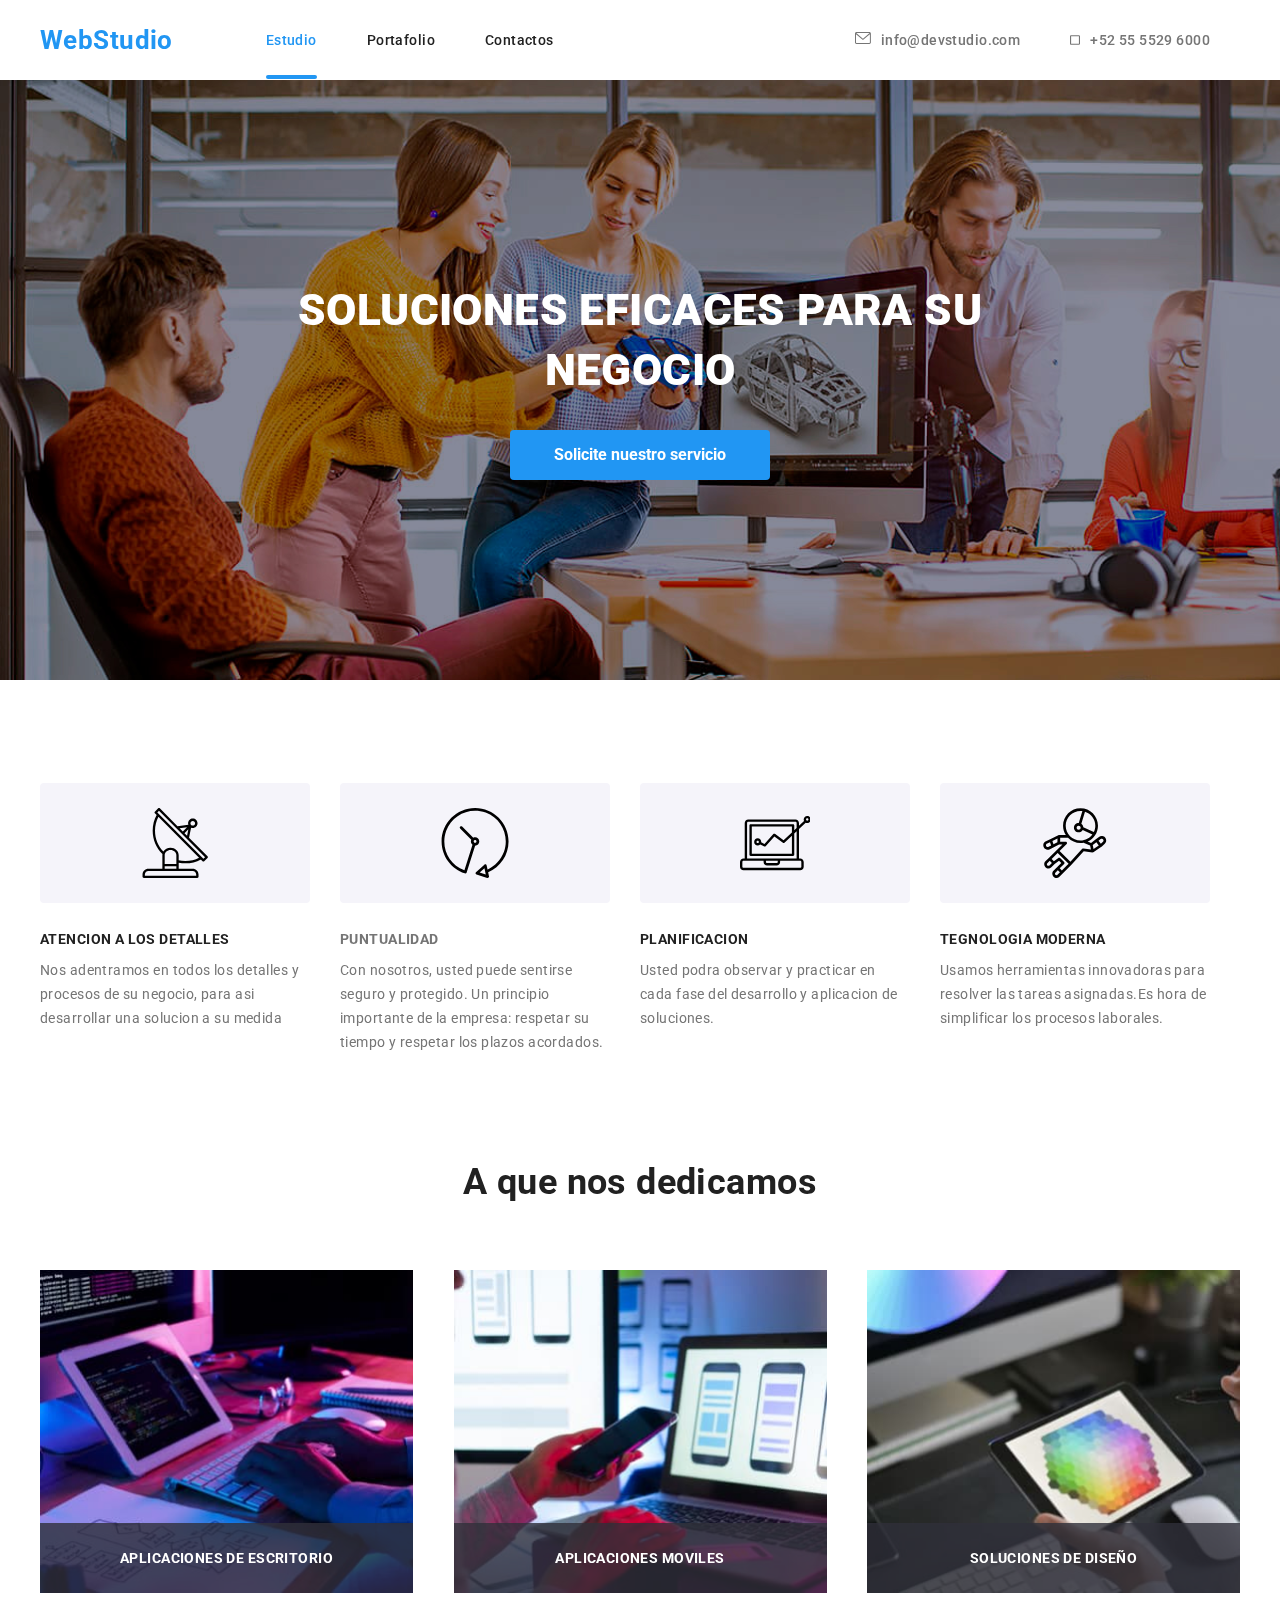
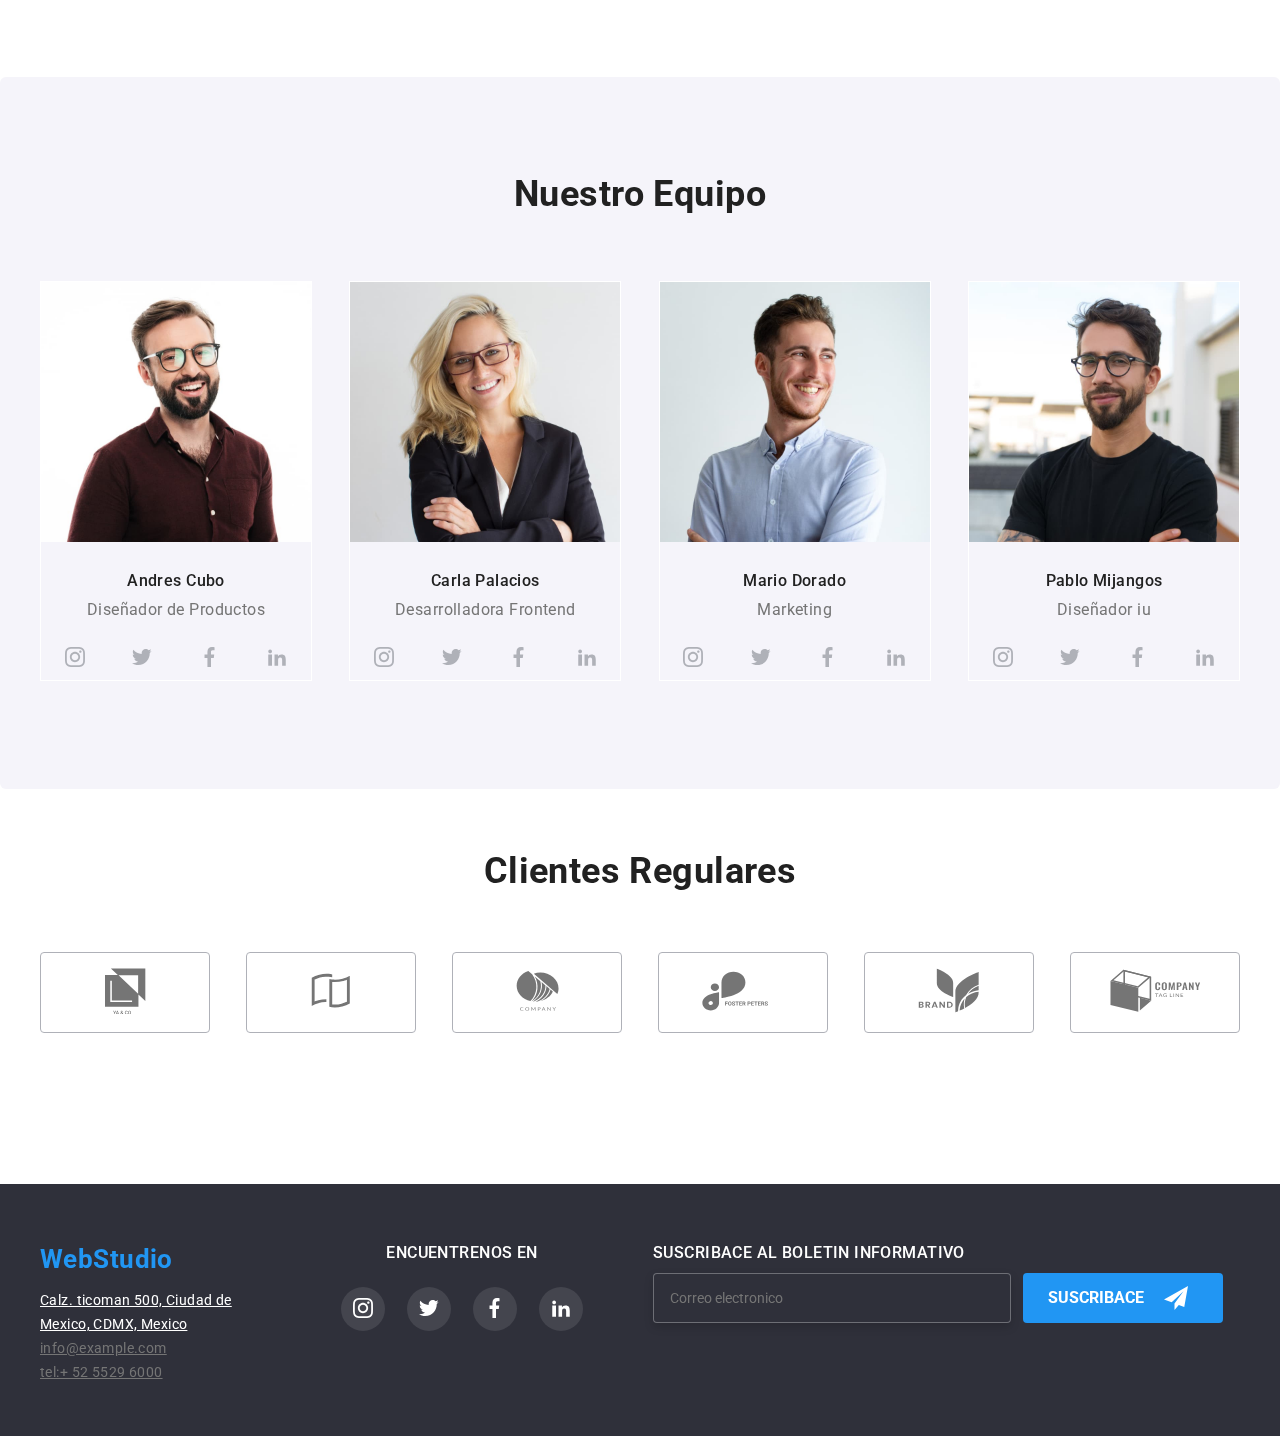
<file: index.html>
<!DOCTYPE html>
<html lang="en">
  <head>
    <meta charset="UTF-8" />
    <meta http-equiv="X-UA-Compatible" content="IE=edge" />
    <meta name="viewport" content="width=device-width, initial-scale=1.0" />
    <title>WebStudio</title>
    <link rel="preconnect" href="https://fonts.googleapis.com" />
    <link rel="preconnect" href="https://fonts.gstatic.com" crossorigin />
    <link
      href="https://fonts.googleapis.com/css2?family=Kenia&family=Raleway:wght@700&family=Roboto:wght@400;500;700;900&family=Rubik+Gemstones&display=swap"
      rel="stylesheet"
    />
    <link
      rel="stylesheet"
      href="https://cdnjs.cloudflare.com/ajax/libs/modern-normalize/1.0.0/modern-normalize.min.css"
    />
    <link rel="stylesheet" href="./css/styles.css" />
  </head>
  <body>
    <div class="container">
    <header class="header-flex">
        <nav class="flex-nav">
          <a class="logo" href="index.html">WebStudio</a>
          <ul class="nav-header ">
            <li class="li-after">
              <a class="header-nav a-nav " href="index.html">Estudio</a>
              <div class="div-after"></div>
            </li>
            <li>
              <a class="header-nav" href="portfolio.html">Portafolio</a>
            </li>
            <li><a class="header-nav" href="#">Contactos</a></li>
          </ul>
        </nav>
        <ul class="ul-information">
          <li><a class="information" href="mailito:info@devstudio.com"><svg class="information-svg" width="16" height="12"><use href="./img/icoms.svg#icon-sobre"></use></svg >info@devstudio.com</a>
          </li>
          <li>
            <a class="information" href="tel:+525555296000"><svg class="information-svg" width="10" height="16"><use href="./img/icoms.svg#icon-Vector"></use></svg>+52 55 5529 6000</a>
          </li>
        </ul>
    </header>
    </div>
    <main>
      
        <section class="section-h3  svg-section ">
          <div class="container-main">
          <h1 class="solution">
            SOLUCIONES EFICACES PARA SU NEGOCIO
          </h1>
            <button  class="button-servicio" data-modal-open>Solicite nuestro servicio</button>
          </div>
          <div class="backdrop  is-hidden backdrop-padding" data-modal>
            <div class="modal modal-margin">
              <button type="button" class="modal-close" data-modal-close=""><svg width="11" height="11"><use href="./img/icoms.svg#icon-close"></use></svg></button>
              <form class="form-padding" autocomplete="on">
                <p class="form-p form-p-padding">Deje sus datos, nos contactaremos con usted</p>
                <div class="form-field">
                <label for="name">Nombre</label>
                  <input type="text" name="name" id="name" required class="modal-imput from-input-font from-input-margin-padding">
                  <svg width="18px" height="18px" class="svg-form"><use href="./img/icoms.svg#icon-nombre" ></use></svg>
                  </div>
                  <div class="form-field">
                  <label for="tel">Telefono</label>
                  <input type="tel" name="tel" id="tel" class="modal-imput from-input-font from-input-margin-padding">
                  <svg width="18px" height="18px" class="svg-form"><use href="./img/icoms.svg#icon-telefono" ></use></svg>
                  </div>
                  <div class="form-field">
                  <label for="email">Email</label>
                  <input type="email" name="email" id="email" class="modal-imput from-input-font from-input-margin-padding">
                  <svg width="18px" height="18px" class="svg-form"><use href="./img/icoms.svg#icon-email" ></use></svg>
                  </div>
                  <div class="form-field">
                  <label for="comment">Comentarios</label>
                  <textarea name="comment" id="comment" rows="6" placeholder="Introdusca el texto" class="modal-textarea textarea-padding-margin">
                  </textarea>
                  </div>
                  <div class="form-field-checkbox">
                <label class="label-checkbox">
                  <input type="checkbox"  class="form-input-field">
                  <svg class="checkbox-svg" width="16" height="15"><use href="./img/icoms.svg#icon-Vector"></use></svg>
                  <span class="form-field-span"> Estoy de acuerdo con el voletin informativo y acepto los terminos y condiciones</span>
                </label>
                  </div>
                  <div class="div-form-button">
                  <button  class="button-form" data-modal-open>Enviar</button>
                  </div>
              </form>
            </div>
          </div>
        </section>
        <div class="container">
        <section>
          <div class="svg-section">
            <ul class="ul-svg">
            <li class="li-svg"><svg class="svg-tecno" ><use href="./img/icoms.svg#icon-antena"></use></svg></li>
            <li class="li-svg"><svg class="svg-tecno"><use href="./img/icoms.svg#icon-reloj"></use></svg></li>
            <li class="li-svg"><svg class="svg-tecno"><use href="./img/icoms.svg#icon-pc"></use></svg></li>
            <li class="li-svg"><svg class="svg-tecno"><use href="./img/icoms.svg#icon-astronauta"></use></svg></li>
            </ul>
          </div>
          <ul class="ul-flex">
            <li class="li-service">
              <h3>ATENCION A LOS DETALLES</h3>
              <p class="main-p">
                Nos adentramos en todos los detalles y procesos de su negocio,
                para asi desarrollar una solucion a su medida
              </p>
            </li>
            <li class="li-service">
              <h3 class="main-h3">PUNTUALIDAD</h3>
              <p class="main-p">
                Con nosotros, usted puede sentirse seguro y protegido. Un
                principio importante de la empresa: respetar su tiempo y
                respetar los plazos acordados.
              </p>
            </li>
            <li class="li-service">
              <h3>PLANIFICACION</h3>
              <p class="main-p">
                Usted podra observar y practicar en cada fase del desarrollo y
                aplicacion de soluciones.
              </p>
            </li>
            <li class="li-service">
              <h3>TEGNOLOGIA MODERNA</h3>
              <p class="main-p">
                Usamos herramientas innovadoras para resolver las tareas
                asignadas.Es hora de simplificar los procesos laborales.
              </p>
            </li>
          </ul>
        </section>
        </div>
        <section class="section-width">
        <div class="padding-section container">
          <h2 class="section-h2">A que nos dedicamos</h2>
          <ul class="ul-main">
            <li li-main>
              <img
                src="./img/esctiorio.jpg"
                width="373"
                alt="person typing on a keyboard"
              />
              <div class="div-main">
                <p class="p-img">
                  APLICACIONES DE ESCRITORIO
                </p>
              </div>
            </li>
            <li>
              <img
                src="./img/celular.jpg"
                width="373"
                alt="person checking the semantics of a cell phone"
              />
              <div class="div-main">
                <p class="p-img">
                  APLICACIONES MOVILES
                </p>
              </div>
            </li>
            <li>
              <img
                src="./img/tablet.jpg"
                width="373"
                alt="person editing on a tablet"
              />
              <div class="div-main">
                <p class="p-img">
                  SOLUCIONES DE DISEÑO
                </p>
              </div>
            </li>
          </ul>
          </div>
        </section>
        </div>
        <section class="section-width padding-section section-backgraund">
          <div class="container">
          <h2 class="section-h2">Nuestro Equipo</h2>
          <ul class="ul-main padding-ul-main">
            <li class="li-equipment">
              <img
                src="./img/hombre1.jpg"
                width="270"
                alt="Man in brown shirt"
              />
              <h3 class="name-h3">Andres Cubo</h3>
              <p class="name-p">Diseñador de Productos</p>
              <div class="svg-studio">
                <a class="a-svg" href=""><svg width="20"
                height="20"><use href="./img/icoms.svg#icon-instagram"></use></svg></a>
                <a class="a-svg" href=""><svg width="20"
                height="20"><use href="./img/icoms.svg#icon-twiter"></use></svg></a>
                <a class="a-svg" href=""><svg width="20"
                height="20"><use href="./img/icoms.svg#icon-facebook"></use></svg></a>
                <a class="a-svg" href=""><svg width="20"
                height="20"><use href="./img/icoms.svg#icon-linkedin2"></use></svg>
                </a>
            </div>
            </li>
            <li class="li-equipment">
              <img
                src="./img/mujer.jpg"
                width="270"
                alt="woman in blue shirt"
              />
              <h3 class="name-h3">Carla Palacios</h3>
              <p class="name-p">Desarrolladora Frontend</p>
              <div class="svg-studio">
                <a class="a-svg" href=""><svg width="20"
                height="20"><use href="./img/icoms.svg#icon-instagram"></use></svg></a>
                <a class="a-svg" href=""><svg width="20"
                height="20"><use href="./img/icoms.svg#icon-twiter"></use></svg></a>
                <a class="a-svg" href=""><svg width="20"
                height="20"><use href="./img/icoms.svg#icon-facebook"></use></svg></a>
                <a class="a-svg" href=""><svg width="20"
                height="20"><use href="./img/icoms.svg#icon-linkedin2"></use></svg>
                </a>
            </div>
            </li>
            <li class="li-equipment">
              <img
                src="./img/hombre2.jpg"
                width="270"
                alt="man in white shirt"
              />
              <h3 class="name-h3">Mario Dorado</h3>
              <p class="name-p">Marketing</p>
              <div class="svg-studio">
                <a class="a-svg" href=""><svg width="20"
                height="20"><use href="./img/icoms.svg#icon-instagram"></use></svg></a>
                <a class="a-svg" href=""><svg width="20"
                height="20"><use href="./img/icoms.svg#icon-twiter"></use></svg></a>
                <a class="a-svg" href=""><svg width="20"
                height="20"><use href="./img/icoms.svg#icon-facebook"></use></svg></a>
                <a class="a-svg" href=""><svg width="20"
                height="20"><use href="./img/icoms.svg#icon-linkedin2"></use></svg>
                </a>
</div>
            </li>
            <li class="li-equipment">
              <img
                src="./img/hombre3.jpg"
                width="270"
                alt="man in black shirt"
              />
              <h3 class="name-h3">Pablo Mijangos</h3>
              <p class="name-p">Diseñador iu</p>
              <div class="svg-studio">
                <a class="a-svg" href=""><svg width="20"
                height="20"><use href="./img/icoms.svg#icon-instagram"></use></svg></a>
                <a class="a-svg" href=""><svg width="20"
                height="20"><use href="./img/icoms.svg#icon-twiter"></use></svg></a>
                <a class="a-svg" href=""><svg width="20"
                height="20"><use href="./img/icoms.svg#icon-facebook"></use></svg></a>
                <a class="a-svg" href=""><svg width="20"
                height="20"><use href="./img/icoms.svg#icon-linkedin2"></use></svg>
                </a>
</div> 
            </li>
          </ul>
          </div>
        </section>
        <section> 
          <div class="container">
          <h2 class="section-h2-svg">Clientes Regulares</h2>
            <ul class="svg-clientes">
          <li  class="svg-cliente"><a class="icon-group" href="#"><svg width="41" height="46"><use href="./img/icoms.svg#icon-cliente1"></use></svg></a></li>
          <li  class="svg-cliente"><a class="icon-group" href="#"><svg width="40" height="52"><use href="./img/icoms.svg#icon-cliente2"></use></svg></a></li>
          <li  class="svg-cliente"><a  class="icon-group" href="#"><svg width="43" height="41"><use href="./img/icoms.svg#icon-cliente3"></use></svg></a></li>
          <li  class="svg-cliente"><a  class="icon-group" href="#"><svg width="84" height="40"><use href="./img/icoms.svg#icon-cliente4"></use></svg></a></li>
          <li  class="svg-cliente"><a  class="icon-group" href="#"><svg width="62" height="45"><use href="./img/icoms.svg#icon-cliente5"></use></svg></a></li>
          <li  class="svg-cliente"><a  class="icon-group" href="#"><svg width="93" height="43"><use href="./img/icoms.svg#icon-cliente6"></use></svg></a></li>
          </ul>  
          </div>
        </section>
    </main>
    <script src="./js/modal.js"></script>
    </body>
    <footer class="footer-flex">
      <div class="container container-footer">
        <div class="footer-info">
        <a class="footer-logo" href="index.html">WebStudio</a>
        <address>
          <ul class="icon-list">
            <li>
              <a class="footer-add country" href="#" target="_blank"
                >Calz. ticoman 500, Ciudad de Mexico, CDMX, Mexico</a
              >
            </li>
            <li>
              <a class="footer-add" href="mailto:info@example.com"
                >info@example.com</a
              >
            </li>
            <li>
              <a class="footer-add" href="tel:+ 52 5529 6000"
                >tel:+ 52 5529 6000</a
              >
            </li>
          </ul>
        </address>
        </div>
        <section class="svg-footer">
          <h3 class="h3-color">ENCUENTRENOS EN</h3>
          <ul class="div-svg-footer">
          <li class="circle-svg"><a class="icon-transition" href=""><svg width="20"
                height="20"><use href="./img/icoms.svg#icon-instagram"></use></svg></a></li>
<li class="circle-svg"><a href=""><svg width="20"
                height="20"><use href="./img/icoms.svg#icon-twiter"></use></svg></a></li>
<li class="circle-svg"><a href=""><svg width="20"
                height="20"><use href="./img/icoms.svg#icon-facebook"></use></svg></a></li>
<li class="circle-svg"><a href=""><svg width="20"
                height="20"><use href="./img/icoms.svg#icon-linkedin2"></use></svg>
</a></li>
</ul>
        </section>
        <section>
          <h3 class="h3-color h3-section">SUSCRIBACE AL BOLETIN INFORMATIVO</h3>
          <div class="div-input">
          <INput class="input-section-footer" type="email" placeholder="Correo electronico"></INput>
          <button class="button-form button-section" type="submit">SUSCRIBACE <svg width="24" heigth="24"><use href="./img/icoms.svg#icon-avion"></use></svg></button>
          </div>
        </section>
        </div>
    </footer>
  </body>
</html>
</file>
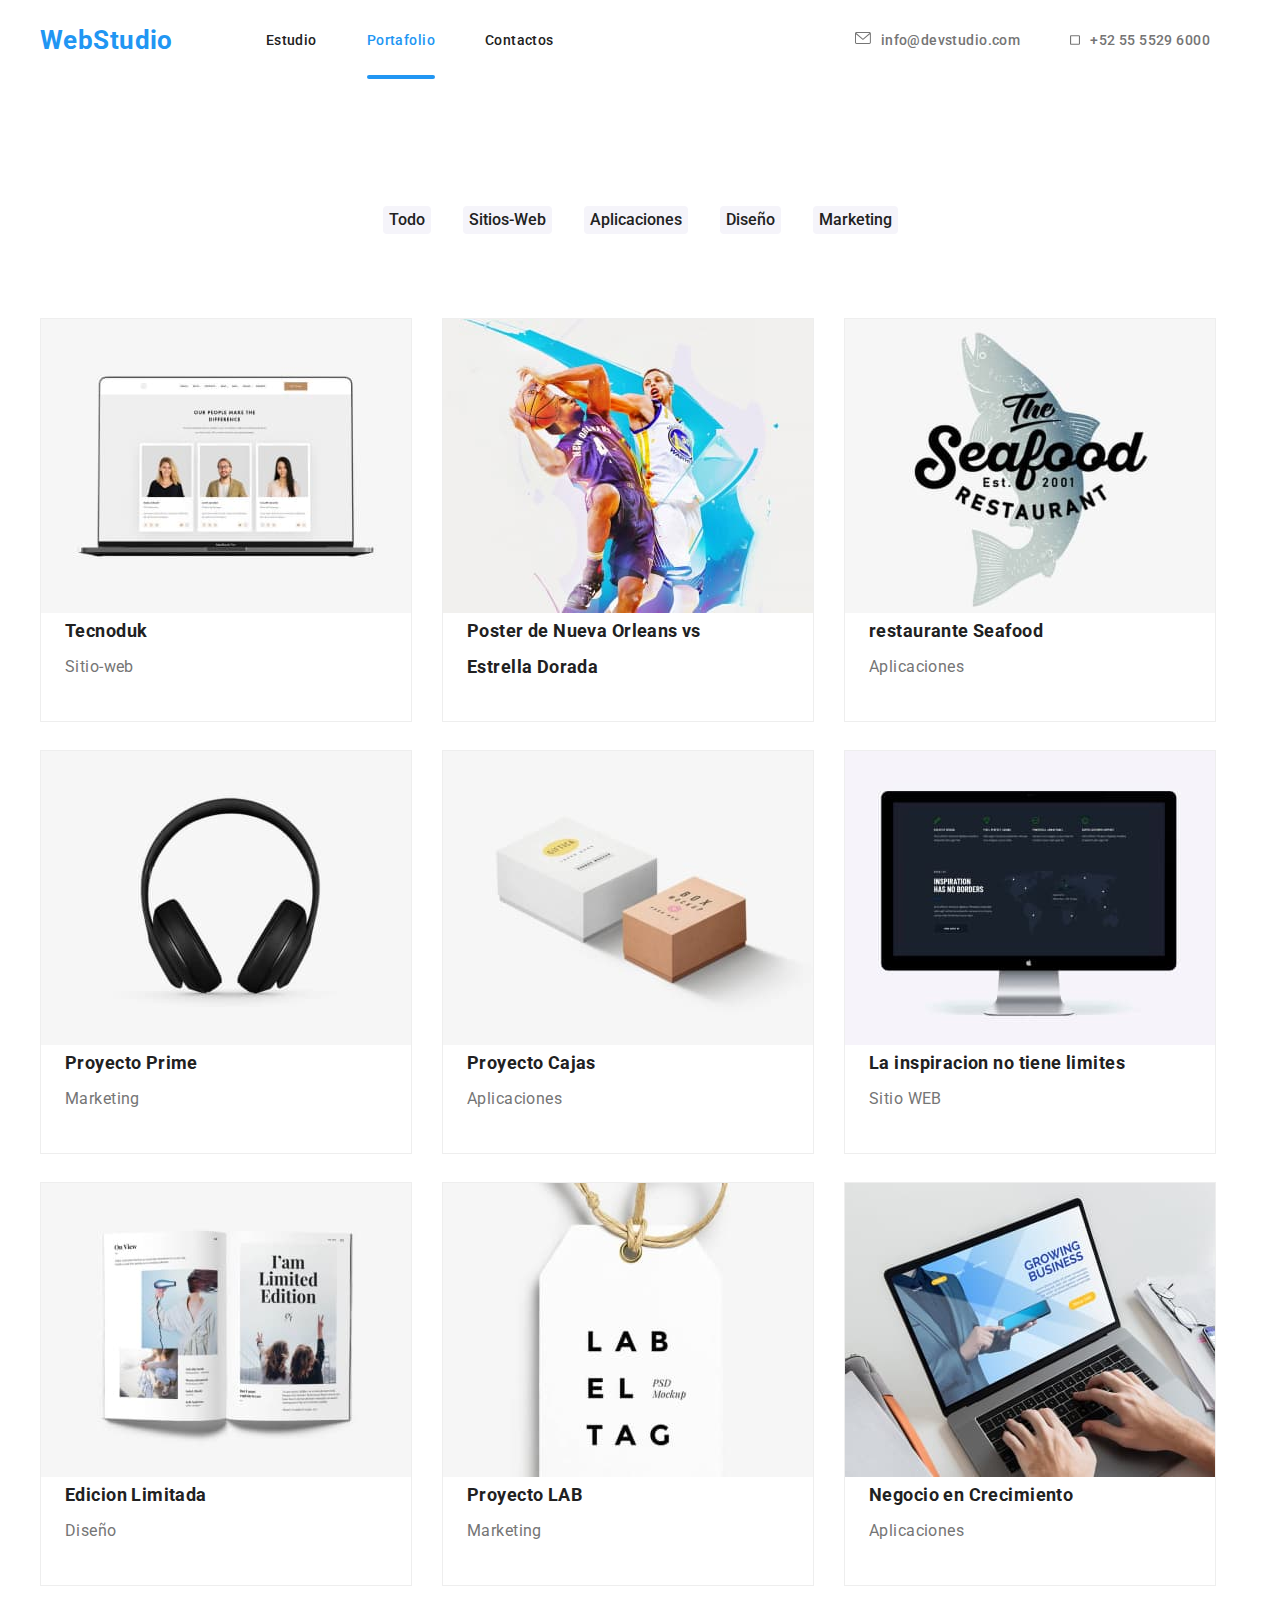
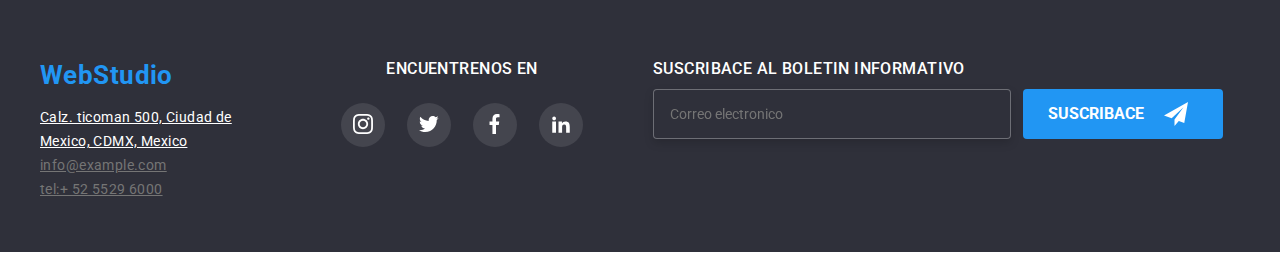
<file: portfolio.html>
<!DOCTYPE html>
<html lang="en">
  <head>
    <meta charset="UTF-8" />
    <meta http-equiv="X-UA-Compatible" content="IE=edge" />
    <meta name="viewport" content="width=device-width, initial-scale=1.0" />
    <title>WebStudio</title>
    <link rel="preconnect" href="https://fonts.googleapis.com" />
    <link rel="preconnect" href="https://fonts.gstatic.com" crossorigin />
    <link
      href="https://fonts.googleapis.com/css2?family=Kenia&family=Raleway:wght@700&family=Roboto:wght@400;500;700;900&family=Rubik+Gemstones&display=swap"
      rel="stylesheet"
    />
    <link
      rel="stylesheet"
      href="https://cdnjs.cloudflare.com/ajax/libs/modern-normalize/1.0.0/modern-normalize.min.css"
    />
    <link rel="stylesheet" href="./css/styles.css" />
  </head>
  <body>
    <div class="container">
      <header class="header-flex">
        <nav class="flex-nav">
          <a class="logo" href="index.html">WebStudio</a>
          <ul class="nav-header">
            <li><a class="header-nav" href="index.html">Estudio</a></li>
            <li class="li-after">
              <a class="header-nav a-nav" href="portfolio.html">Portafolio</a>
              <div class="div-after"></div>
            </li>
            <li><a class="header-nav" href="#">Contactos</a></li>
          </ul>
        </nav>
        <ul class="ul-information">
          <li>
            <a class="information" href="mailito:info@devstudio.com"
              ><svg class="information-svg" width="16" height="12">
                <use href="./img/icoms.svg#icon-sobre"></use>
              </svg>
              info@devstudio.com</a
            >
          </li>
          <li>
            <a class="information" href="tel:+525555296000"
              ><svg class="information-svg" width="10" height="16">
                <use href="./img/icoms.svg#icon-Vector"></use></svg
              >+52 55 5529 6000</a
            >
          </li>
        </ul>
      </header>
    </div>
    <main>
      <section class="button-flex">
        <ul class="class-button">
          <li><button class="button-porfolio">Todo</button></li>
          <li><button class="button-porfolio">Sitios-Web</button></li>
          <li><button class="button-porfolio">Aplicaciones</button></li>
          <li><button class="button-porfolio">Diseño</button></li>
          <li><button class="button-porfolio">Marketing</button></li>
        </ul>
      </section>
      <div class="container">
        <section class="section-width">
          <ul class="ul-main">
            <li class="li-card">
              <img
                src="./img/laptop.jpg"
                width="370"
                alt="3 people on a laptop screen"
              />
              <h2 class="portfolio-h2">Tecnoduk</h2>
              <a class="porfolio-link" href="index.html">Sitio-web</a>
              <div class="card">
                <p class="p-card">
                  Tecnoduck es una plataforma de distribución de coronavirus de
                  última generación. Las compañías usan esta plataforma para el
                  espionaje digital y los ataques a los servidores seguros de la
                  competencia.
                </p>
              </div>
            </li>
            <li class="li-card">
              <img
                src="./img/basket.t.jpg"
                width="370"
                alt="2 men playing basketball"
              />
              <h2 class="portfolio-h2">
                Poster de Nueva Orleans vs <br />Estrella Dorada
              </h2>
              <div class="card">
                <p class="p-card">
                  Tecnoduck es una plataforma de distribución de coronavirus de
                  última generación. Las compañías usan esta plataforma para el
                  espionaje digital y los ataques a los servidores seguros de la
                  competencia.
                </p>
              </div>
            </li>
            <li class="li-card">
              <img
                src="./img/restaurant.jpg"
                width="370"
                alt="logo of a restaurant"
              />
              <h2 class="portfolio-h2">restaurante Seafood</h2>
              <a class="porfolio-link" href="#">Aplicaciones</a>
              <div class="card">
                <p class="p-card">
                  Tecnoduck es una plataforma de distribución de coronavirus de
                  última generación. Las compañías usan esta plataforma para el
                  espionaje digital y los ataques a los servidores seguros de la
                  competencia.
                </p>
              </div>
            </li>
          </ul>
        </section>

        <section class="section-width border-portfolio">
          <ul class="ul-main">
            <li class="li-card">
              <img
                src="./img/audifonos.jpg"
                width="370"
                alt="black headphones"
              />
              <h2 class="portfolio-h2">Proyecto Prime</h2>
              <a class="porfolio-link" href="#">Marketing</a>
              <div class="card">
                <p class="p-card">
                  Tecnoduck es una plataforma de distribución de coronavirus de
                  última generación. Las compañías usan esta plataforma para el
                  espionaje digital y los ataques a los servidores seguros de la
                  competencia.
                </p>
              </div>
            </li>
            <li class="li-card">
              <img
                src="./img/cajas.jpg"
                width="370"
                alt="a white box and a black box"
              />
              <h2 class="portfolio-h2">Proyecto Cajas</h2>
              <a class="porfolio-link" href="#">Aplicaciones</a>
              <div class="card">
                <p class="p-card">
                  Tecnoduck es una plataforma de distribución de coronavirus de
                  última generación. Las compañías usan esta plataforma para el
                  espionaje digital y los ataques a los servidores seguros de la
                  competencia.
                </p>
              </div>
            </li>
            <li class="li-card">
              <img src="./img/pantalla.jpg" width="370" alt="monitor screen" />
              <h2 class="portfolio-h2">La inspiracion no tiene limites</h2>
              <a class="porfolio-link" href="#">Sitio WEB</a>
              <div class="card">
                <p class="p-card">
                  Tecnoduck es una plataforma de distribución de coronavirus de
                  última generación. Las compañías usan esta plataforma para el
                  espionaje digital y los ataques a los servidores seguros de la
                  competencia.
                </p>
              </div>
            </li>
          </ul>
        </section>
        <section class="section-width border-portfolio">
          <ul class="ul-main">
            <li class="li-card">
              <img src="./img/libro.jpg" width="370" alt="book" />
              <h2 class="portfolio-h2">Edicion Limitada</h2>
              <a class="porfolio-link" href="#">Diseño</a>
              <div class="card">
                <p class="p-card">
                  Tecnoduck es una plataforma de distribución de coronavirus de
                  última generación. Las compañías usan esta plataforma para el
                  espionaje digital y los ataques a los servidores seguros de la
                  competencia.
                </p>
              </div>
            </li>
            <li class="li-card">
              <img
                src="./img/etiqueta.jpg"
                width="370"
                alt="label of a project"
              />
              <h2 class="portfolio-h2">Proyecto LAB</h2>
              <a class="porfolio-link" href="#">Marketing</a>
              <div class="card">
                <p class="p-card">
                  Tecnoduck es una plataforma de distribución de coronavirus de
                  última generación. Las compañías usan esta plataforma para el
                  espionaje digital y los ataques a los servidores seguros de la
                  competencia.
                </p>
              </div>
            </li>
            <li class="li-card">
              <img
                src="./img/portatil.jpg"
                width="370"
                alt="person typing on a laptop"
              />
              <h2 class="portfolio-h2">Negocio en Crecimiento</h2>
              <a class="porfolio-link" href="#">Aplicaciones</a>
              <div class="card">
                <p class="p-card">
                  Tecnoduck es una plataforma de distribución de coronavirus de
                  última generación. Las compañías usan esta plataforma para el
                  espionaje digital y los ataques a los servidores seguros de la
                  competencia.
                </p>
              </div>
            </li>
          </ul>
        </section>
      </div>
    </main>
  </body>
  <footer class="footer-flex">
    <div class="container container-footer">
      <div class="footer-info">
        <a class="footer-logo" href="index.html">WebStudio</a>
        <address>
          <ul class="icon-list">
            <li>
              <a class="footer-add country" href="#" target="_blank"
                >Calz. ticoman 500, Ciudad de Mexico, CDMX, Mexico</a
              >
            </li>
            <li>
              <a class="footer-add" href="mailto:info@example.com"
                >info@example.com</a
              >
            </li>
            <li>
              <a class="footer-add" href="tel:+ 52 5529 6000"
                >tel:+ 52 5529 6000</a
              >
            </li>
          </ul>
        </address>
      </div>
      <section class="svg-footer">
        <h3 class="h3-color">ENCUENTRENOS EN</h3>
        <ul class="div-svg-footer">
          <li class="circle-svg">
            <a href=""
              ><svg width="20" height="20">
                <use href="./img/icoms.svg#icon-instagram"></use></svg
            ></a>
          </li>
          <li class="circle-svg">
            <a href=""
              ><svg width="20" height="20">
                <use href="./img/icoms.svg#icon-twiter"></use></svg
            ></a>
          </li>
          <li class="circle-svg">
            <a href=""
              ><svg width="20" height="20">
                <use href="./img/icoms.svg#icon-facebook"></use></svg
            ></a>
          </li>
          <li class="circle-svg">
            <a href=""
              ><svg width="20" height="20">
                <use href="./img/icoms.svg#icon-linkedin2"></use>
              </svg>
            </a>
          </li>
        </ul>
      </section>
      <section>
          <h3 class="h3-color h3-section">SUSCRIBACE AL BOLETIN INFORMATIVO</h3>
          <div class="div-input">
          <INput class="input-section-footer" type="email" placeholder="Correo electronico"></INput>
          <button class="button-form button-section" type="submit">SUSCRIBACE <svg width="24" heigth="24"><use href="./img/icoms.svg#icon-avion"></use></svg></button>
          </div>
        </section>
    </div>
  </footer>
</html>
</file>
<file: css/styles.css>
:root {
  --blue-color: rgba(33, 150, 243, 1);
  --black-color: rgba(33, 33, 33, 1);
  --grey-color: rgba(117, 117, 117, 1);
  --white-color: rgba(255, 255, 255, 1);
  --blackened-color: rgba(47, 48, 58, 1);
}

/* Normalice */
* {
  box-sizing: border-box;
}

h1,
h2,
h3,
h4,
h5,
h6,
p {
  margin: 0;
}

html {
  box-sizing: border-box;
}

*,
*::after,
*::before {
  box-sizing: inherit;
}

img {
  display: block;
  max-width: 100%;
  height: auto;
}

address {
  font-style: normal;
}

.link {
  text-decoration: none;
  color: inherit;
}

.list {
  list-style: none;
  padding: 0;
  margin: 0;
}

/* Custom */
.navigation {
  width: 100%;
  display: flex;
  justify-content: space-around;
  align-items: center;
}

.svg-tecno {
  border-radius: 4px;
  width: 70px;
  height: 70px;
}

.li-svg {
  background-color: rgba(245, 244, 250, 1);
  border-radius: 4px;
  width: 270px;
  height: 120px;
  display: flex;
  justify-content: space-around;
  align-items: center;
}

.ul-svg {
  display: flex;
  gap: 30px;
}

.svg-section {
  display: flex;
  justify-content: space-between;
}

.ul-flex {
  display: flex;
  gap: 30px;
}

.li-service {
  width: 270px;
  height: 120px;
  display: flex;
  flex-direction: column;
}

.section-backgraund {
  background-color: rgba(245, 244, 250, 1);
  padding-bottom: 94px;
}

body {
  font-family: 'Roboto', sans-serif;
  color: var(--black-color);
  font-size: 14px;
  letter-spacing: 0.03em;
  background-color: var(--white-color);
  margin: 0;
}

.container {
  width: 1200px;
  margin: auto;
}

.header-flex {
  display: flex;
  justify-content: space-between;
}

.flex-nav {
  display: flex;
  gap: 93px;
}

ul {
  list-style: none;
  padding-left: 0;
}

.logo {
  text-decoration: none;
  color: var(--blue-color);
  font-size: 26px;
  line-height: 30.52px;
  font-weight: 700;
  padding-top: 25px;
  display: flex;
}

.footer-logo {
  text-decoration: none;
  color: var(--blue-color);
  font-size: 26px;
  line-height: 30.52px;
  font-weight: 700;
  display: flex;
}

.nav-header {
  position: relative;
  padding: 32px 0;
  margin: 0;
  display: flex;
  gap: 50px;
}

.header-nav {
  text-decoration: none;
  color: var(--black-color);
  line-height: 16.41px;
  font-weight: 500;
  transition-property: color;
  transition-duration: 250ms;
  transition-timing-function: cubic-bezier(0.4, 0, 0.2, 1);
}

.header-nav:hover {
  color: var(--blue-color);
}

.a-nav {
  color: rgba(33, 150, 243, 1);
}

.li-after {
  position: relative;
}

.div-after {
  bottom: -1px;
  left: 0;
  top: 43px;
  display: inline-block;
  width: 100%;
  height: 4px;
  border-radius: 2px;
  position: absolute;
  background-color: var(--blue-color);
}

.ul-information {
  padding: 32px 30px 32px 0;
  margin: 0;
  display: flex;
  gap: 50px;
}

.information {
  display: flex;
  gap: 10px;
  text-decoration: none;
  color: var(--grey-color);
  line-height: 16.41px;
  font-weight: 500;
  transition-property: color;
  transition-duration: 250ms;
  transition-timing-function: cubic-bezier(0.4, 0, 0.2, 1);
}

.information:hover {
  color: var(--blue-color);
}

.information:hover svg {
  fill: var(--blue-color);
}

.information-svg {
  fill: var(--grey-color);
}

h1 {
  color: var(--white-color);
  line-height: 60px;
  font-weight: 900;
  text-align: center;
}

.button-servicio {
  width: 260px;
  height: 50px;
}

.backdrop {
  position: fixed;
  left: 0;
  top: 0;
  width: 100%;
  height: 100%;
  background-color: rgba(0, 0, 0, 0.2);
  opacity: 1;
  transition: opacity 2000ms cubic-bezier(0.4, 0, 0.2, 1);
  transition-duration: 250ms;
}

.backdrop-padding {
  padding: 93px;
  padding-right: 15px;
  padding-left: 15px;
}

.modal {
  position: absolute;
  top: 50%;
  left: 50%;
  height: 581px;
  width: 528px;
  margin: 0 auto;
  background-color: var(--white-color);
  transform: translate(-50%, -50%) scale(1);
  transition: transform 2000ms cubic-bezier(0.4, 0, 0.2, 1);
  transition-duration: 250ms;
}

.modal-margin {
  margin-right: auto;
  margin-left: auto;
}

.is-hidden {
  opacity: 0 !important;
  z-index: -1;
}

.modal-close {
  position: absolute;
  top: 8px;
  right: 8px;
}

.modal-close {
  border: 1px solid rgba(0, 0, 0, 0.1);
  background-color: rgba(255, 255, 255, 1);
  width: 30px;
  height: 30px;
  padding-bottom: 2px;
  border-radius: 100%;
  z-index: 1;
  transition-duration: 250ms;
  transition-timing-function: cubic-bezier(0.4, 0, 0.2, 1);
}

.form-padding {
  padding: 40px;
}

.form-p {
  font-weight: 700;
  font-size: 20px;
  line-height: 1.15;
  text-align: center;
  letter-spacing: 0.03em;
  color: #212121;
}

.form-p-padding {
  margin-bottom: 12px;
}

.svg-form {
  position: absolute;
  top: 50%;
  left: 3.5%;
  transform: translateY(-30%);
  fill: #212121;
  transition-duration: 250ms;
  transition-timing-function: cubic-bezier(0.4, 0, 0.2, 1);
}

textarea {
  resize: none;
  font-size: 14px;
  font-family: inherit;
  font-size: 100%;
  line-height: 1.15;
  margin: 0;
}

.modal-textarea {
  border: 1px solid rgba(33, 33, 33, 0.2);
  border-radius: 4px;
  outline: none;
  transition-duration: 250ms;
  transition-timing-function: cubic-bezier(0.4, 0, 0.2, 1);
}

.textarea-padding-margin {
  margin-top: 4px;
  margin-bottom: 20px;
  padding: 12px 16px;
}

.form-field-checkbox {
  text-align: center;
  position: relative;
  display: flex;
  gap: 35px;
}

.label-checkbox {
  display: flex;
  gap: 29px;
}

.form-input-field {
  position: absolute !important;
}

.checkbox-svg {
  position: absolute;
  top: 27%;
  left: 0;
  transform: translateY(-50%);
  fill: var(--black-color);
}

.form-field-span {
  padding-left: 30px;
  font-weight: 400;
  font-size: 14px;
  line-height: 1.17;
  letter-spacing: 0.03em;
  color: #757575;
  text-align: initial;
}

.div-form-button {
  margin: 8px;
  display: flex;
  justify-content: center;
}

.button-form {
  width: 200px;
  height: 50px;
}

.modal-imput {
  outline: none;
  border: 1px solid rgba(33, 33, 33, 0.2);
  border-radius: 4px;
  transition-duration: 250ms;
  transition-timing-function: cubic-bezier(0.4, 0, 0.2, 1);
}

.modal-imput:hover {
  border: 1px solid #2196f3;
}

.svg-form:hover {
  fill: var(--blue-color);
}

.from-input-font {
  font-size: 14px;
}

.from-input-margin-padding {
  margin-top: 4px;
  margin-bottom: 10px;
  padding-top: 12px;
  padding-right: 12px;
  padding-bottom: 12px;
  padding-left: 42px;
}

.form-field {
  position: relative;
  display: flex;
  flex-direction: column;
}

label {
  font-size: 12px;
  line-height: 1.17;
  letter-spacing: 0.01em;
  color: #757575;
  cursor: pointer;
}

.container-main {
  display: flex;
  align-items: center;
  flex-direction: column;
  margin: 0;
}

.section-h3 {
  height: 600px;
  padding-bottom: 94px;
  padding-top: 94px;
  margin-bottom: 89px;
  justify-content: center;
  align-items: center;
  background-color: rgba(47, 48, 58, 1);
  background-image: url(../img/fondo-estudio.svg);
}

.solution {
  width: 696px;
  font-size: 44px;
  margin-bottom: 30px;
}

button {
  color: var(--white-color);
  background-color: var(--blue-color);
  font-size: 16px;
  line-height: 30px;
  font-weight: 700;
  cursor: pointer;
  border-radius: 4px;
}

.botton:hover {
  color: var(--blue-color);
}
.button-porfolio {
  color: var(--black-color);
  background: rgba(245, 244, 250, 1);
  font-weight: 500;
  font-size: 16px;
  line-height: 26px;
}
.button-porfolio:hover {
  color: var(--blue-color);
  transition-duration: 250ms;
  transition-timing-function: cubic-bezier(0.4, 0, 0.2, 1);
}

h3 {
  font-size: 14px;
  line-height: 16.41px;
  font-weight: 700;
  padding-bottom: 10px;
}

.ul-main {
  display: flex;
  justify-content: space-between;
  gap: 30px;
}

.li-card {
  height: 404px;
  border: 1px solid rgba(238, 238, 238, 1);
  overflow: hidden;
  position: relative;
}

.li-card:hover .card {
  top: 0;
  margin: 0;
  cursor: pointer;
  transition: 250ms;
  transition-timing-function: cubic-bezier(0.4, 0, 0.2, 1);
}

.card {
  width: 370px;
  margin-top: 40px;
  background-color: rgba(33, 150, 243, 0.9);
  font-size: 18px;
  line-height: 28px;
  font-weight: 400;
  position: absolute;
}

.p-card {
  padding: 63px 24px;
  color: var(--white-color);
}

.li-main {
  position: absolute;
}

.div-main {
  background-color: rgba(47, 48, 58, 0.8);
  position: relative;
  bottom: 70px;
  width: 373px;
  height: 70px;
}

.p-img {
  font-weight: 700;
  font-size: 14px;
  line-height: 16.41px;
  text-align: center;
  padding: 27px 79px;
  color: var(--white-color);
}

.li-equipment {
  border: 1px solid var(--white-color);
}

.li-equipment svg {
  fill: rgba(175, 177, 184, 1);
}

.svg-studio {
  padding-top: 16px;
  display: flex;
  justify-content: space-around;
}

.a-svg {
  width: 44px;
  height: 44px;
  border-radius: 50%;
  line-height: 53px;
  text-align: center;
}

.a-svg:hover {
  background-color: var(--blue-color);
  transition-duration: 250ms;
  transition-timing-function: cubic-bezier(0.4, 0, 0.2, 1);
}

.a-svg:hover svg {
  fill: var(--white-color);
}

.section-width {
  display: flex;
  border-radius: 6px;
}

.main-h3 {
  color: var(--grey-color);
}

.main-p {
  color: var(--grey-color);
  line-height: 24px;
}

h2 {
  font-size: 36px;
  font-weight: 700;
  line-height: 42.19px;
}

.section-h2 {
  line-height: 46.24px;
  padding-bottom: 50px;
  margin-top: 94px;
  text-align: center;
}

.section-h2-svg {
  line-height: 46.24px;
  padding-bottom: 44.02px;
  margin-top: 59px;
  text-align: center;
}

.portfolio-h2 {
  padding-left: 24px;
  font-size: 18px;
  font-weight: 700;
  line-height: 36px;
}

.porfolio-link {
  font-size: 16px;
  font-weight: 400;
  line-height: 36px;
  color: var(--grey-color);
  text-decoration: none;
  padding-left: 24px;
}

button {
  border: none;
}

.button-flex {
  display: flex;
  justify-content: center;
}

.class-button {
  display: flex;
  justify-content: space-between;
  gap: 32px;
  padding-bottom: 56px;
  padding-top: 112px;
  border-radius: 4px;
}

.name-h3 {
  padding-top: 30px;
  font-size: 16px;
  font-weight: 500;
  line-height: 18.75px;
  text-align: center;
}

.name-p {
  text-align: center;
  color: var(--grey-color);
  font-size: 16px;
  font-weight: 400;
  line-height: 18.75px;
}

.footer-add {
  color: var(--grey-color);
  font-weight: 400;
  line-height: 24px;
}

.country {
  color: var(--white-color);
  font-weight: 400;
  line-height: 24px;
}

footer {
  background-color: var(--blackened-color);
}

.footer-flex {
  display: flex;
}

.svg-cliente {
  border: 1px solid var(--grey-color);
  width: 170px;
  height: 81px;
  display: flex;
  justify-content: center;
  align-items: center;
  border-radius: 4px;
  transition-property: color;
}

.svg-cliente:hover {
  border: 1px solid var(--blue-color);
  transition-duration: 250ms;
  transition-timing-function: cubic-bezier(0.4, 0, 0.2, 1);
}

.svg-clientes {
  margin-bottom: 151px;
  display: flex;
  justify-content: space-between;
  gap: 30px;
  cursor: pointer;
}

.icon-group {
  fill: var(--grey-color);
}

.svg-cliente {
  border: solid 1px rgba(175, 177, 184, 1);
  border-radius: 4px;
}

.svg-cliente:hover svg {
  fill: var(--blue-color);
}

.svg-color {
  fill: rgba(175, 177, 184, 1);
}

.span-svg {
  text-decoration: none;
  color: var(--white-color);
  display: flex;
}

.svg-footer {
  display: flex;
  flex-direction: column;
}

.h3-color {
  font-size: 16px;
  font-weight: 500;
  line-height: 18.75px;
  text-align: center;
  color: var(--white-color);
}

.aside-svg {
  display: flex;
}

.div-svg-footer {
  display: flex;
  gap: 22px;
}

.div-svg-footer > li > svg:hover {
  cursor: pointer;
  color: var(--white-color);
}

.circle-svg {
  width: 44px;
  height: 44px;
  background: rgba(255, 255, 255, 0.1);
  border-radius: 50%;
  line-height: 53px;
  text-align: center;
  transition-property: color;
}

.circle-svg svg {
  fill: var(--white-color);
}

.circle-svg:hover {
  background-color: var(--blue-color);
  transition-duration: 250ms;
  transition-timing-function: cubic-bezier(0.4, 0, 0.2, 1);
}

.input-section-footer {
  padding-left: 16px;
  outline: none;
  border: 1px solid rgba(255, 255, 255, 0.3);
  filter: drop-shadow(0px 4px 4px rgba(0, 0, 0, 0.15));
  border-radius: 4px;
  width: 358px;
  height: 50px;
  background-color: #2f303a;
}

.h3-section {
  display: flex;
}

.div-input {
  display: flex;
  gap: 12px;
}

.button-section {
  display: flex;
  align-items: center;
  padding: 10px 25px;
  gap: 20px;
}

.container-footer {
  height: 252px;
  padding: 60px 0;
  display: flex;
  gap: 70px;
}

.icon-list {
  display: flex;
  flex-direction: column;
  padding-bottom: 60px;
}
.footer-info {
  width: 231px;
}
</file>
